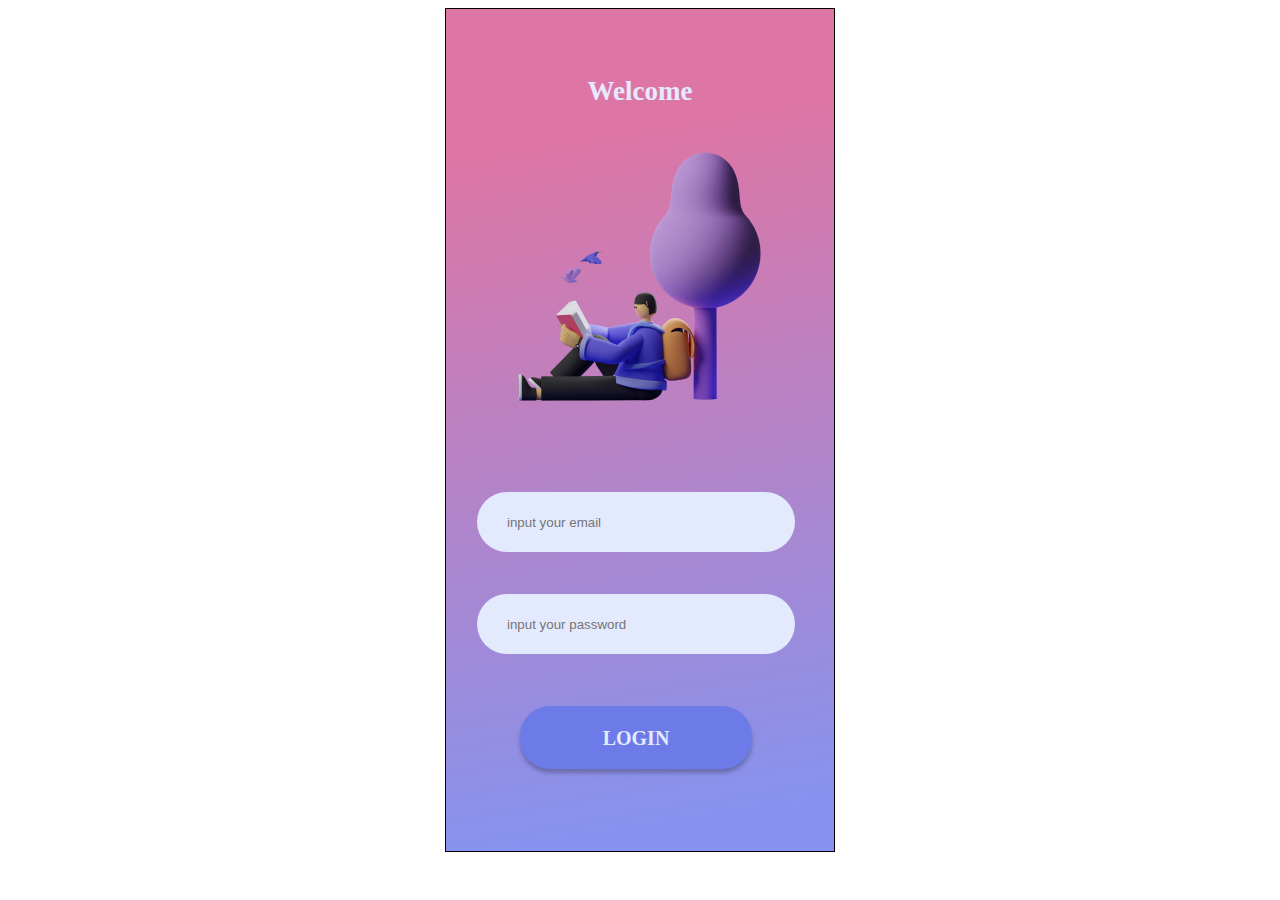
<file: Login_file/index.html>
<!DOCTYPE html>
<html lang="en">
<head>
    <meta charset="UTF-8">
    <meta http-equiv="X-UA-Compatible" content="IE=edge">
    <meta name="viewport" content="width=device-width, initial-scale=1.0">
    <link rel="stylesheet" href="main.css">
    <title>Login Form</title>
</head>
     
<body>
    <div class="Login">
        <div>
            <h3>Welcome</h3>
            <div class="pic">
                <img src="../img/img_project.png" alt="Image Project">
            </div> 
        </div>

        <form>
            <div class="type">
                <input id="name" type="email" placeholder="input your email">
            </div>
            <div class="type">
                <input id="pass" type="password" placeholder="input your password">
            </div>
            <div>
                <input type="button" value="LOGIN" onclick="getInfo()">
            </div>
        </form>
    </div>
    <script>
        function getInfo(){
            let a = document.getElementById("name").value;
            let b = document.getElementById("pass").value;
            alert(a);
            alert(b);
        }

    </script>
</body>
</html>
</file>
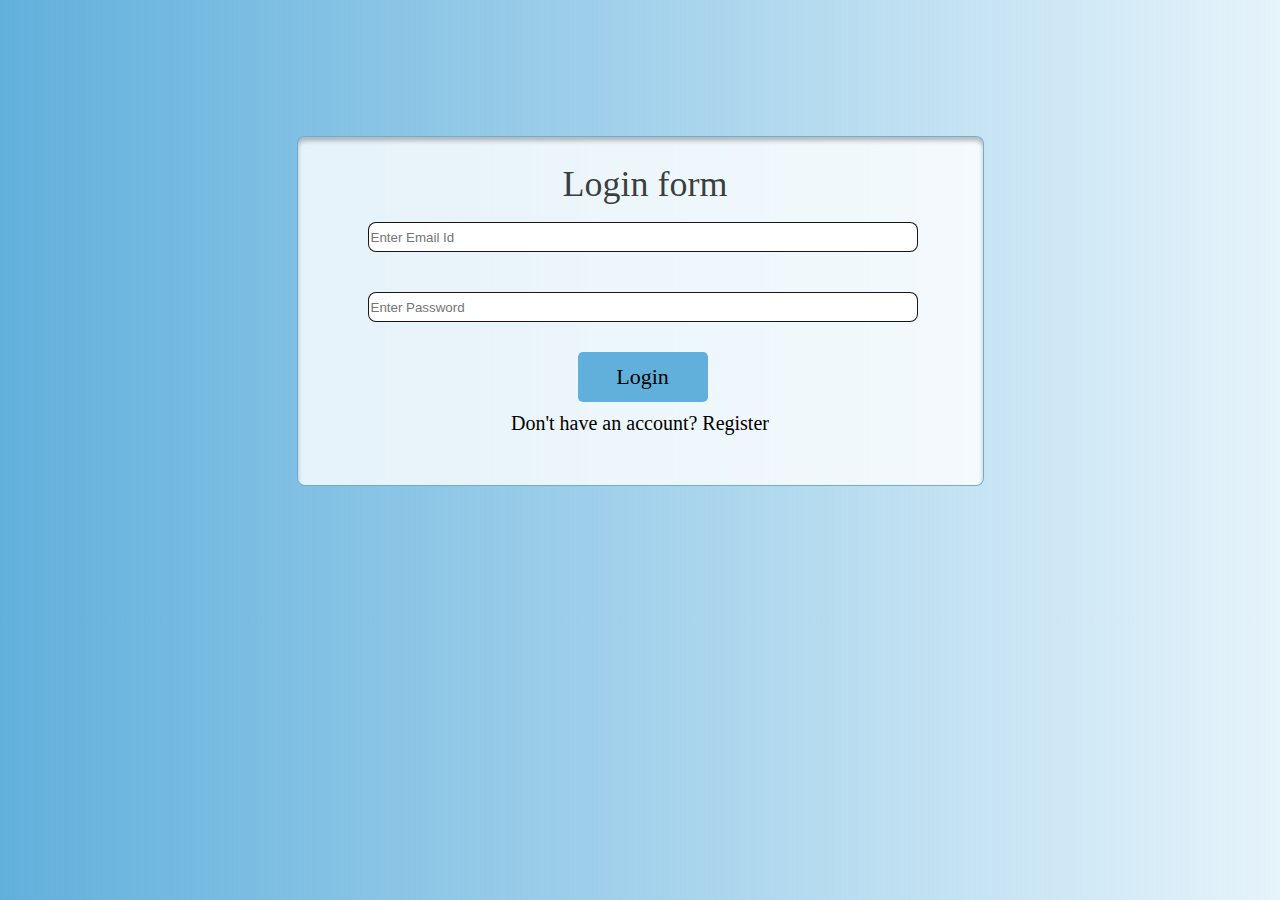
<file: Login_file_2/index.html>
<!DOCTYPE html>
<html lang="en">
<head>
    <meta charset="UTF-8">
    <meta http-equiv="X-UA-Compatible" content="IE=edge">
    <meta name="viewport" content="width=device-width, initial-scale=1.0">
    <title>Login Form 2</title>
    <link rel="stylesheet" href="main.css">
</head>
<body>
    <div class="Login">
        <h3>Login form</h3>

        <form>
            <div class="type">
                <input type="email" placeholder="Enter Email Id">
            </div>
            <div class="type">
                <input type="password" placeholder="Enter Password">
            </div>
            <input type="submit" value="Login">
        </form>
        <p style = "font-size: 20px;">Don't have an account? Register</p>
    </div>
</body>
</html>
</file>
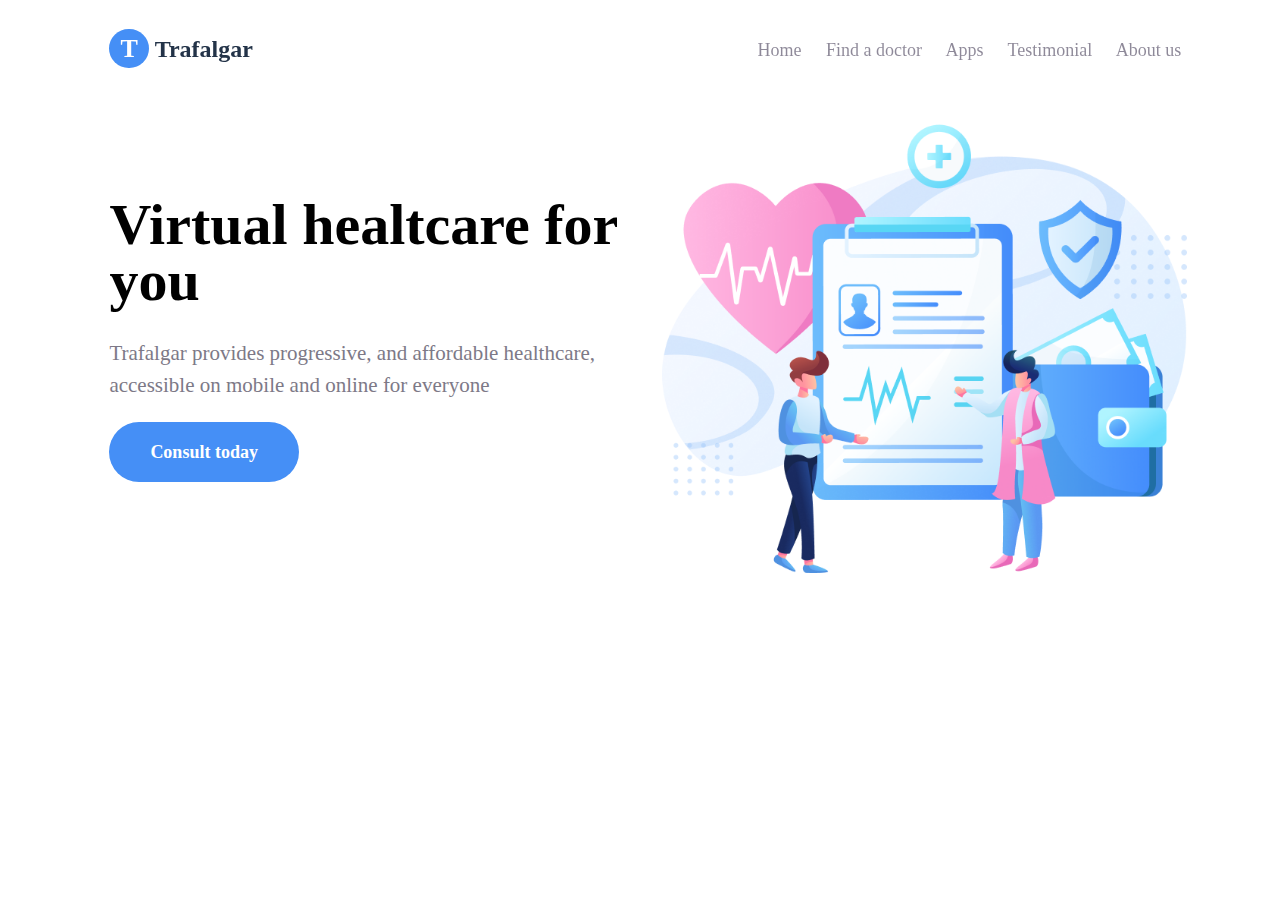
<file: Create_web_by_HTML_CSS_JS/page1.html>
<!DOCTYPE html>
<html lang="en">
<head>
    <meta charset="UTF-8">
    <meta http-equiv="X-UA-Compatible" content="IE=edge">
    <meta name="viewport" content="width=device-width, initial-scale=1.0">
    <title>Project Web page 1</title>
    <link rel="stylesheet" href="page1.css">
</head>
<body>
    <div class="box">
        <div class="box__first">
            <div class="box__first__heading">
                <p><span class="box__first__heading--circle">T</span>&nbspTrafalgar</p>
            </div>
            <div class="box__first__taskbar">
                <span>Home</span>
                <span>Find a doctor</span>  
                <span>Apps</span>
                <span>Testimonial</span>
                <span>About us</span>
            </div>
        </div>
        
        <div class="box__second">
            <div class="box__second__text">
                <h3>Virtual healtcare for you</h3>
                <p>Trafalgar provides progressive, and affordable healthcare, accessible on mobile and online for everyone</p>
                <div>
                    <input type="submit" value="Consult today">
                </div>
            </div>
            <div class="box__second__img">
                <img src="../img/illustration.png" alt="picture">
            </div>
            
        </div>
    </div>
</body>
</html>
</file>
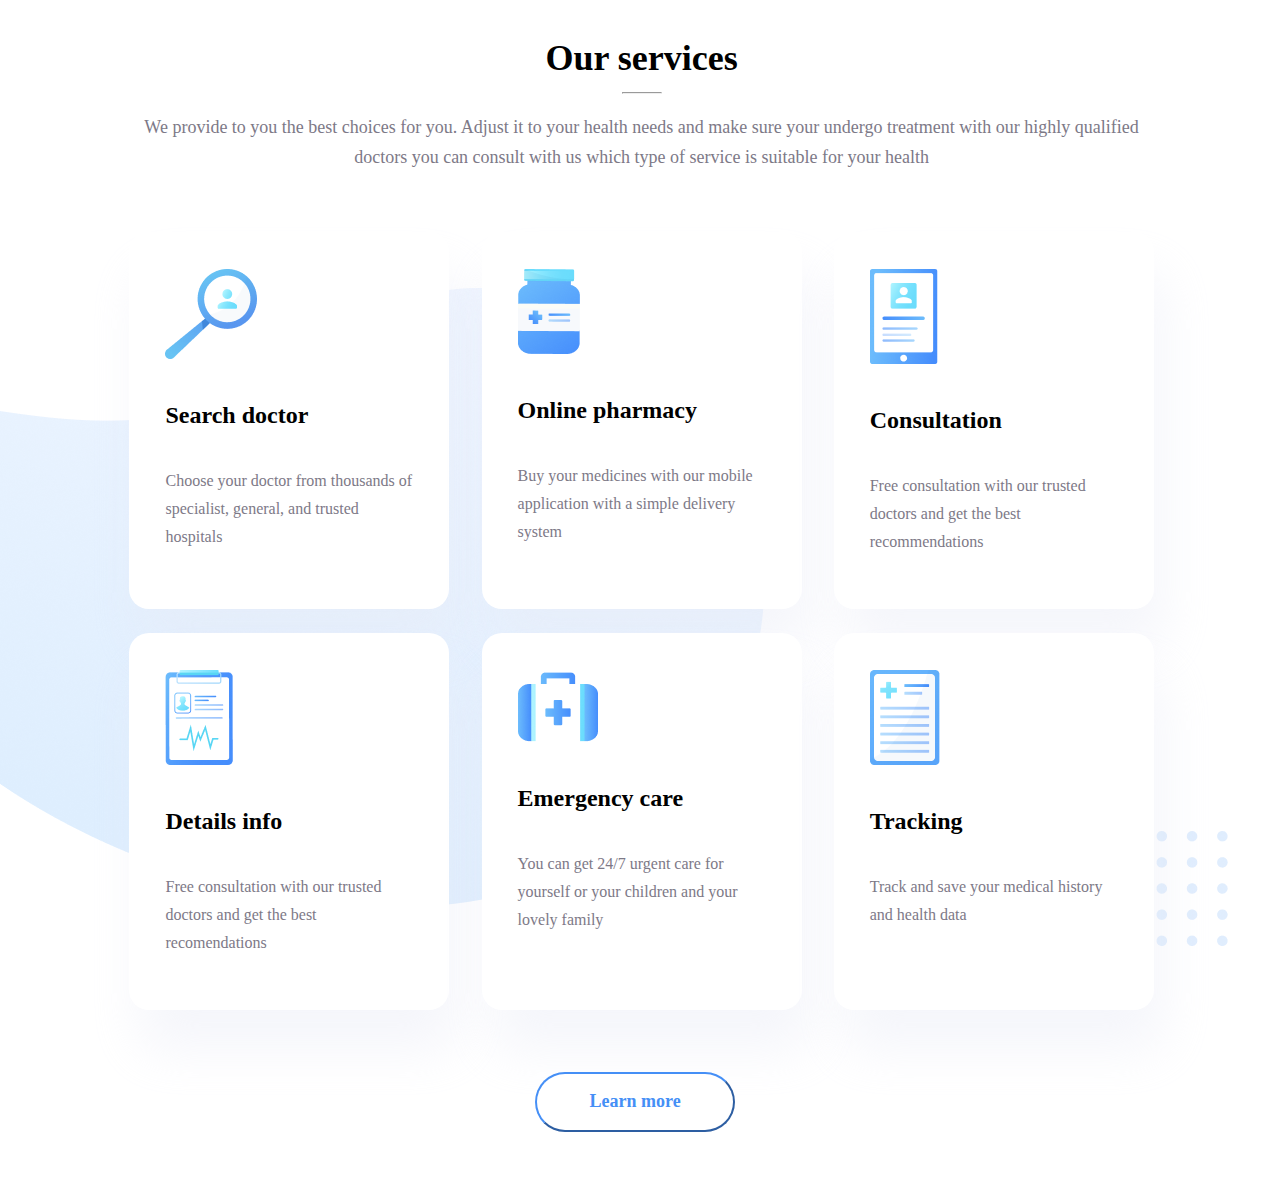
<file: Create_web_by_HTML_CSS_JS/page2.html>
<!DOCTYPE html>
<html lang="en">
<head>
    <meta charset="UTF-8">
    <meta http-equiv="X-UA-Compatible" content="IE=edge">
    <meta name="viewport" content="width=device-width, initial-scale=1.0">
    <title>Project Web page 2</title>
    <link rel="stylesheet" href="page2.css">
</head>
<body>
    <div class="box">
        <div class="box__first">
            <h2>Our services</h2>
            <hr>
            <p>We provide to you the best choices for you. Adjust it to your health needs and make sure your undergo treatment with our highly qualified doctors you can consult with us which type of service is suitable for your health</p>
        </div>

        <div class="box__second">
            <div class="box__second__block">
                <img class="box__second__block__image" src="../img/Block1_img.png" alt="Block 1 Image">
                <h3>Search doctor</h3>
                <p>Choose your doctor from thousands of specialist, general, and trusted hospitals</p>
            </div>

            <div class="box__second__block">
                <img class="box__second__block__image" src="../img/Block2_img.png" alt="Block 2 Image">
                <h3>Online pharmacy</h3>
                <p>Buy  your medicines with our mobile application with a simple delivery system</p>
            </div>

            <div class="box__second__block">
                <img class="box__second__block__image" src="../img/Block3_img.png" alt="Block 3 Image">
                <h3>Consultation</h3>
                <p>Free consultation with our trusted doctors and get the best recommendations</p>
            </div>

            <div class="box__second__block">
                <img class="box__second__block__image" src="../img/Block4_img.png" alt="Block 4 Image">
                <h3>Details info</h3>
                <p>Free consultation with our trusted doctors and get the best recomendations</p>
            </div>

            <div class="box__second__block">
                <img class="box__second__block__image" src="../img/Block5_img.png" alt="Block 5 Image">
                <h3>Emergency care</h3>
                <p>You can get 24/7 urgent care for yourself or your children and your lovely family</p>
            </div>

            <div class="box__second__block">
                <img class="box__second__block__image" src="../img/Block6_img.png" alt="Block 6 Image">
                <h3>Tracking</h3>
                <p>Track and save your medical history and health data</p>
            </div>
        </div>

        <input type="submit" value="Learn more">
    </div>
</body>
</html>
</file>
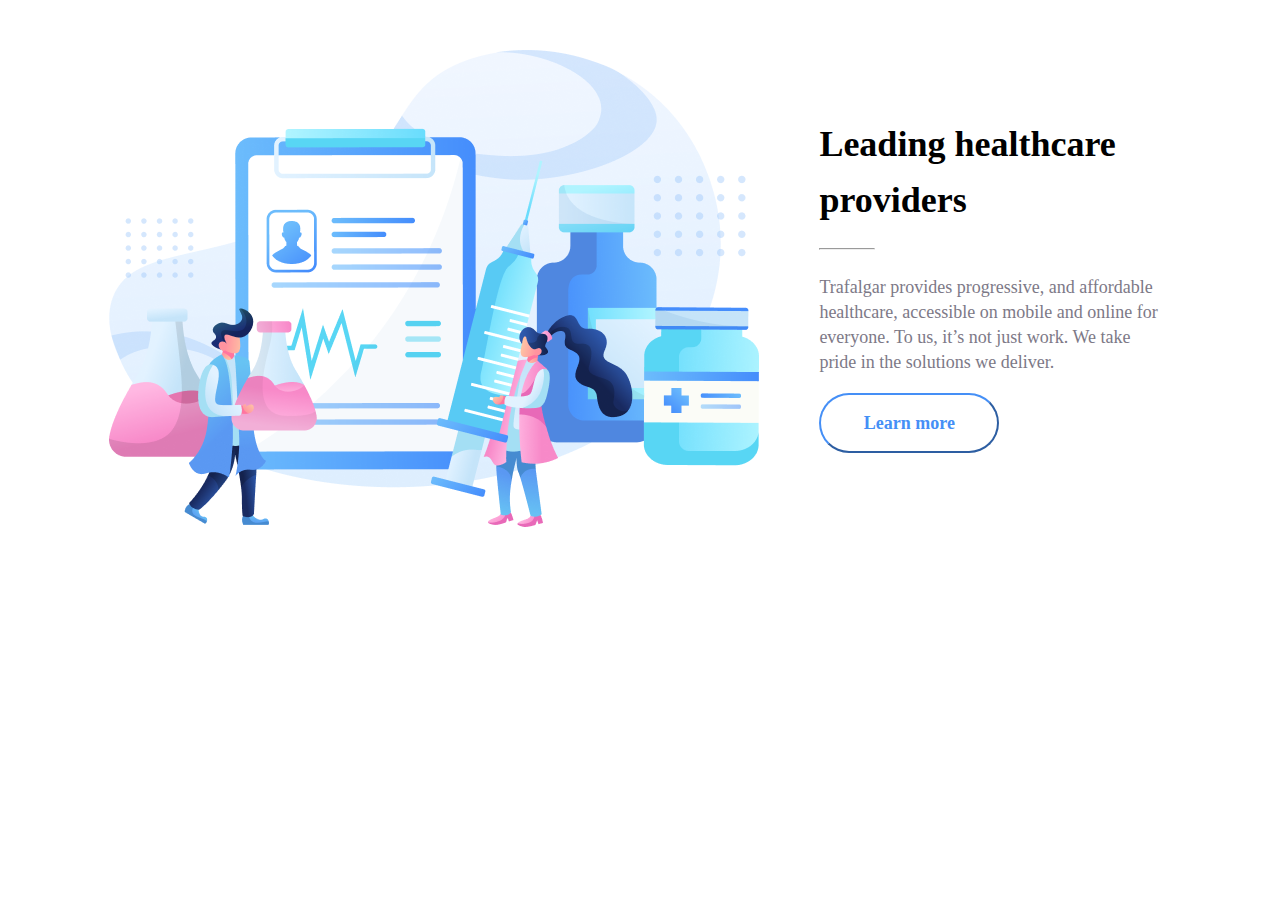
<file: Create_web_by_HTML_CSS_JS/page3.html>
<!DOCTYPE html>
<html lang="en">
<head>
    <meta charset="UTF-8">
    <meta http-equiv="X-UA-Compatible" content="IE=edge">
    <meta name="viewport" content="width=device-width, initial-scale=1.0">
    <title>Project Web page 3</title>
    <link rel="stylesheet" href="page3.css">
</head>
<body>
    <div class="box">
        <div class="box__image">
            <img src="../img/Image page 3.png" alt="Image page 3">
        </div>

        <div class="box__content">
            <h2>Leading healthcare providers</h2>
            <hr>
            <p>Trafalgar provides progressive, and affordable healthcare, accessible on mobile and online for everyone. To us, it’s not just work. We take pride in the solutions we deliver.</p>
            <input type="submit" value="Learn more">
        </div>

    </div>
</body>
</html>
</file>
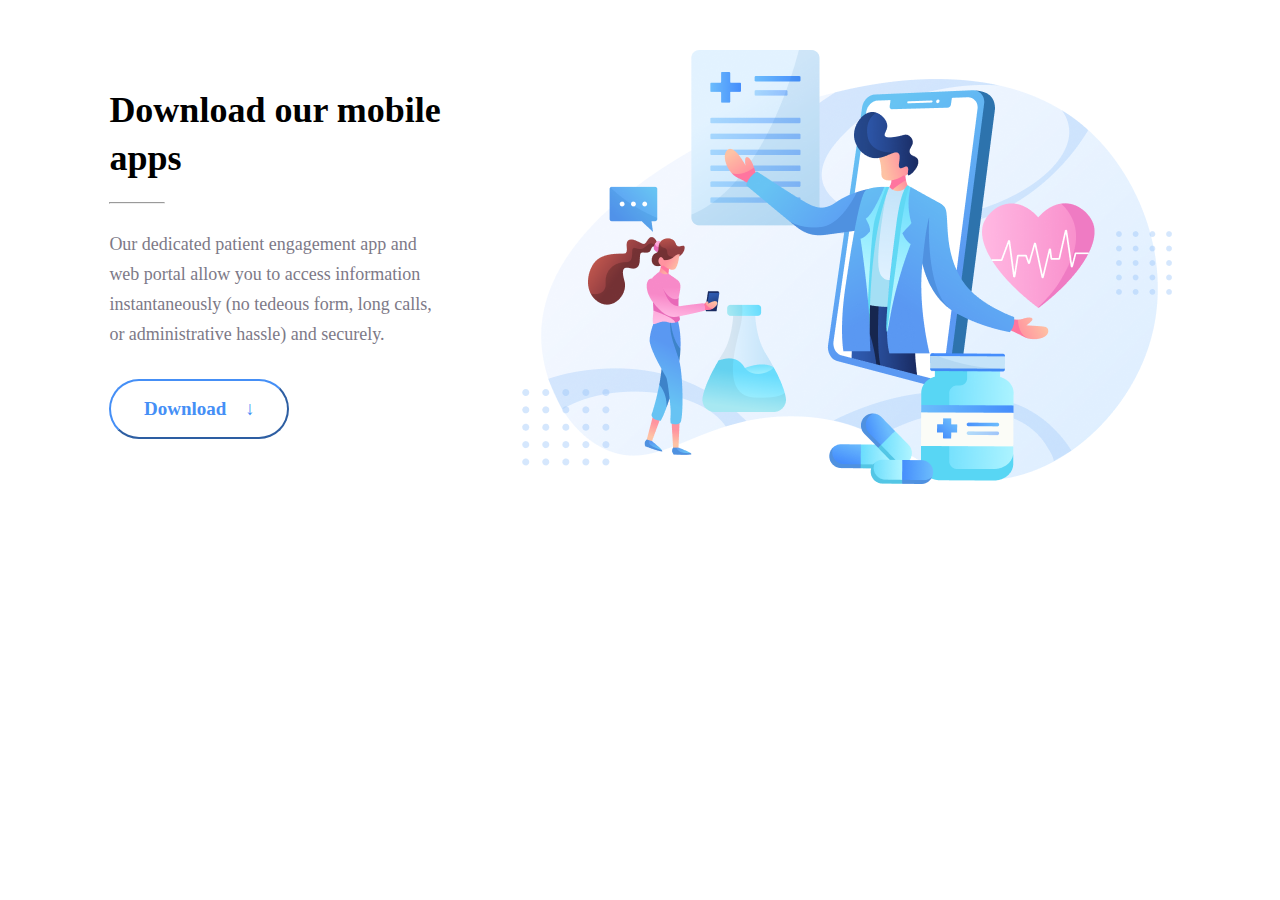
<file: Create_web_by_HTML_CSS_JS/page4.html>
<!DOCTYPE html>
<html lang="en">
<head>
    <meta charset="UTF-8">
    <meta http-equiv="X-UA-Compatible" content="IE=edge">
    <meta name="viewport" content="width=device-width, initial-scale=1.0">
    <title>Project Web page 4</title>
    <link rel="stylesheet" href="page4.css">
</head>
<body>
    <div class="box">
        <div class="box__content">
            <h2>Download our mobile apps</h2>
            <hr>
            <p>Our dedicated patient engagement app and web portal allow you to access information instantaneously (no tedeous form, long calls, or administrative hassle) and securely.</p>
            <input type="submit" value="Download    &#x2193" >
        </div>

        <div class="box__image">
            <img src="../img/Image page 4.png" alt="Image page 4">
        </div>
    </div>
</body>
</html>
</file>
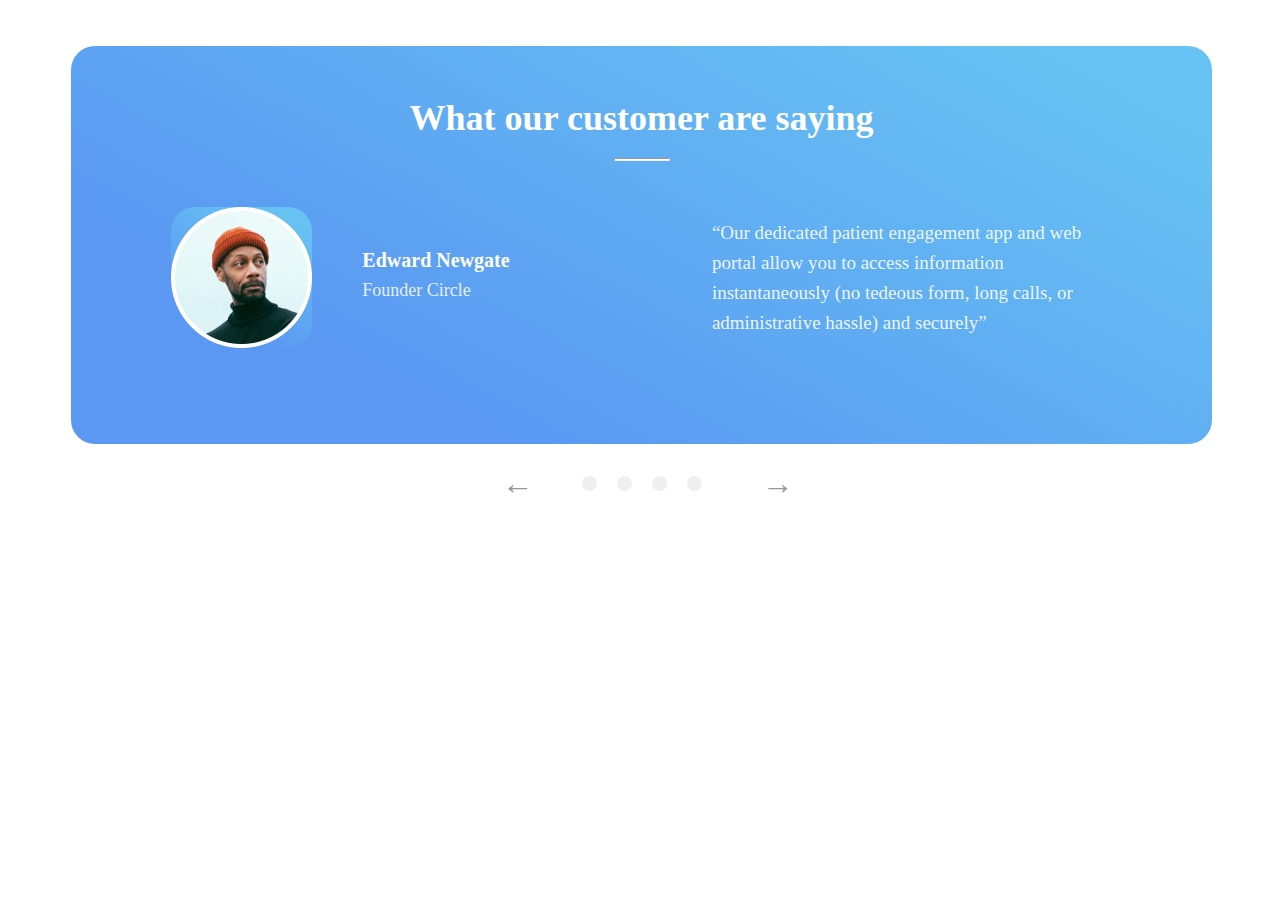
<file: Create_web_by_HTML_CSS_JS/page5.html>
<!DOCTYPE html>
<html lang="en">
<head>
    <meta charset="UTF-8">
    <meta http-equiv="X-UA-Compatible" content="IE=edge">
    <meta name="viewport" content="width=device-width, initial-scale=1.0">
    <title>Project Web page 5</title>
    <link rel="stylesheet" href="page5.css">
</head>
<body>
    <div class="box">
        <div class="box__content">
            <h2>What our customer are saying</h2>
            <hr>
            <div class="box__content__user-comment">
                <img src="../img/User page 5.png" alt="User Image">
                <div class="box__content__user-comment__user-info">
                    <h4>Edward Newgate</h4>
                    <h6>Founder Circle</h6>
                </div>
                <p>“Our dedicated patient engagement app and web portal allow you to access information instantaneously (no tedeous form, long calls, or administrative hassle) and securely”</p>
            </div>
        </div>
        
        <div class="box__change-page">
            <span>&#x2190</span>
            <button class="box__change-page__button"></button>
            <button class="box__change-page__button"></button>
            <button class="box__change-page__button"></button>
            <button class="box__change-page__button"></button>
            <span>&#x2192</span>
        </div>
    </div>
</body>
</html>
</file>
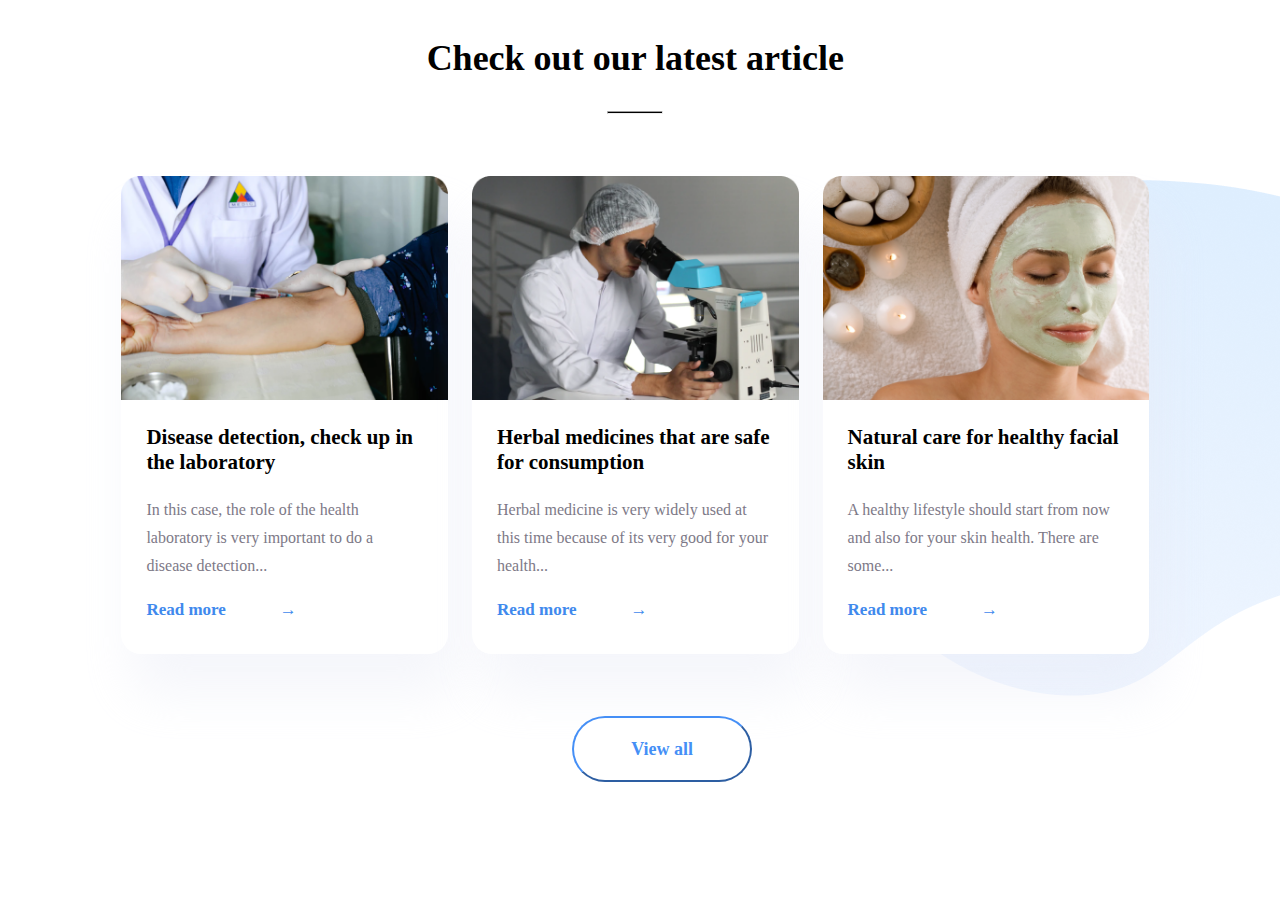
<file: Create_web_by_HTML_CSS_JS/page6.html>
<!DOCTYPE html>
<html lang="en">
<head>
    <meta charset="UTF-8">
    <meta http-equiv="X-UA-Compatible" content="IE=edge">
    <meta name="viewport" content="width=device-width, initial-scale=1.0">
    <title>Project Web page 6</title>
    <link rel="stylesheet" href="page6.css">
</head>
<body>
    <div class="box">
        <div class="box__header">
            <h2>Check out our latest article</h2>
            <hr>
        </div>

        <div class="box__content">
            <div class="box__content__block">
                <img src="../img/Block1_page6.png" alt="Block 1 Image">
                <h3>Disease detection, check up in the laboratory</h3>
                <p>In this case, the role of the health laboratory is very important to do a disease detection...</p>
                <span class="box__content__block--Info">Read more</span>
                <span>&#x2192</span>
            </div>

            <div class="box__content__block">
                <img src="../img/Block2_page6.png" alt="Block 2 Image">
                <h3>Herbal medicines that are safe for consumption</h3>
                <p>Herbal medicine is very widely used at this time because of its very good for your health...</p>
                <span class="box__content__block--Info">Read more</span>
                <span>&#x2192</span>
            </div>

            <div class="box__content__block">
                <img src="../img/Block3_page6.png" alt="Block 3 Image">
                <h3>Natural care for healthy facial skin</h3>
                <p>A healthy lifestyle should start from now and also for your skin health. There are some...</p>
                <span class="box__content__block--Info">Read more</span>
                <span>&#x2192</span>
            </div>
        </div>

        <input type="submit" value="View all">
    </div>
</body>
</html>
</file>
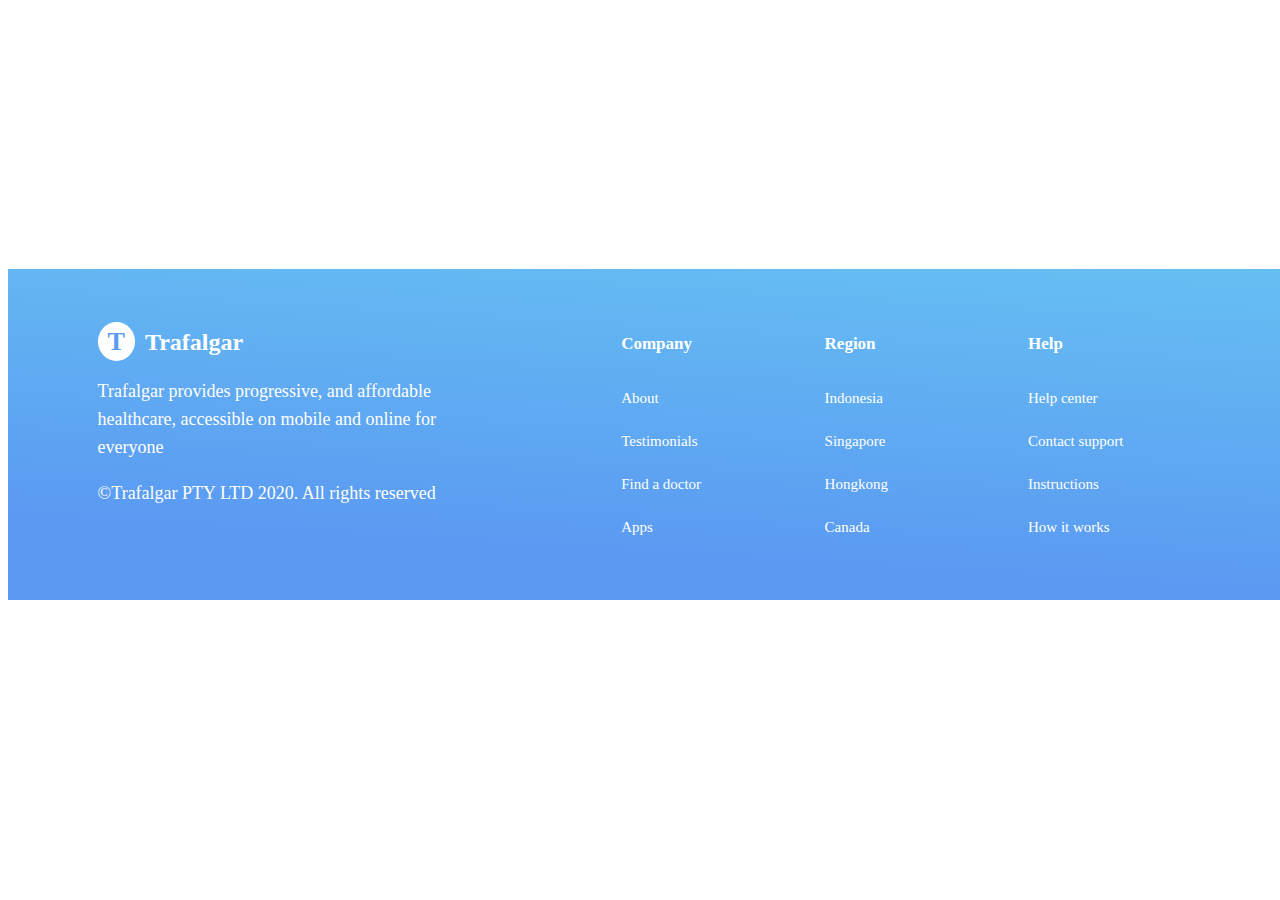
<file: Create_web_by_HTML_CSS_JS/page7.html>
<!DOCTYPE html>
<html lang="en">
<head>
    <meta charset="UTF-8">
    <meta http-equiv="X-UA-Compatible" content="IE=edge">
    <meta name="viewport" content="width=device-width, initial-scale=1.0">
    <title>Project Web page 7</title>
    <link rel="stylesheet" href="page7.css">
</head>
<body>
    <div class="box">
        <div class="box__content-left">
            <h2><span class="box__content-1__circle">T</span>Trafalgar</h2>
            <p>Trafalgar provides progressive, and affordable healthcare, accessible on mobile and online for everyone</p>
            <p>©Trafalgar PTY LTD 2020. All rights reserved</p>
        </div>

        <div class="box__content-right">
            <h3>Company</h3>
            <h5>About</h5>
            <h5>Testimonials</h5>
            <h5>Find a doctor</h5>
            <h5>Apps</h5>
        </div>

        <div class="box__content-right">
            <h3>Region</h3>
            <h5>Indonesia</h5>
            <h5>Singapore</h5>
            <h5>Hongkong</h5>
            <h5>Canada</h5>
        </div>

        <div class="box__content-right">
            <h3>Help</h3>
            <h5>Help center</h5>
            <h5>Contact support</h5>
            <h5>Instructions</h5>
            <h5>How it works</h5>
        </div>
    </div>
</body>
</html>
</file>
<file: Login_file/main.css>
*{
    box-sizing: border-box;
}

body{
    display: flex;
    justify-content: center;
    align-items: center;
}

.Login{
    width: 390px;
    height: 844px;
    background: #DD76A5 linear-gradient(350.58deg, #8593EF 5.23%, rgba(133, 147, 239, 0) 82.89%);
    border: 1px solid #000000;
}

.Login h3{
    margin: 66px auto 0;
    width: 167px;
    height: 31px;
    font-family: 'Inter';
    font-style: normal;
    font-weight: 700;
    font-size: 27px;
    line-height: 33px;
    color: #E5EAFE;
    text-align: center;
}

.Login .pic{
    padding: 36px 36px 16px 26px;
}

.Login .type input{
    margin: 10px 31px 32px 31px;
    padding: 30px;
    width: 318px;
    height: 58px;
    background: #E4EAFE;
    border-radius: 30px;
    border: 0px;
}

.Login input[type="button"]{
    margin: 20px 84px 98px 74px;
    width: 232px;
    height: 63px;
    background: #6C7BE8;
    box-shadow: 0px 4px 4px rgba(0, 0, 0, 0.25);
    border-radius: 30px;
    border:0;
    font-family: 'Inter';
    font-style: normal;
    font-weight: 700;
    font-size: 20px;
    line-height: 24px;
    text-align: center;

    color: #E5E9FF;
}
</file>
<file: Login_file_2/main.css>
*{
    box-sizing: border-box;
}

body{
    display: flex;
    justify-content: center;
    align-items: center;
    background: linear-gradient(to right,#61B0DC, rgba(83, 176, 226, 0.15));
    padding: 10vw;
}

.Login{
    width: 687px;
    height: 350px;
    background: rgba(255, 255, 255, 0.8);
    border: 1px solid rgba(87, 160, 201, 0.84);
    box-shadow: inset 0px 4px 4px rgba(0, 0, 0, 0.25);
    border-radius: 8px;

}

.Login h3{
    width: 207.87px;
    height: 45.21px;
    font-family: 'Poppins';
    font-style: normal;
    font-weight: 400;
    font-size: 36px;
    line-height: 54px;
    color: rgba(0, 0, 0, 0.77);
    margin: 20px 265px;
    margin-bottom: 0px;
}

.Login .type input{
    margin: 20px 70px;
    width: 550px;
    height: 30px;
    background: #FFFFFF;
    border: 1px solid rgba(0, 0, 0, 0.91);
    border-radius: 8px;
}

.Login input[type="submit"]{
    font-family: 'Poppins';
    background-color: #61B0DC;
    border: 0;
    border-radius: 5px;
    width: 130px;
    height: 50px;
    font-size: 22px;
    margin: 10px 0 -10px 280px;

}

.Login p{
    text-align: center;
}
</file>
<file: Create_web_by_HTML_CSS_JS/page1.css>
*{
    box-sizing: border-box;
}
body{
    background-color: #FFFFFF;
    width: 99%;
}

img {
    width: 100%;
}

.box{
    width: 100%;
    padding: 0 8%;
}

.box .box__first{
    position: fixed;
    width: 90%;
    display: flex;
    justify-content: space-between;
}

.box .box__first .box__first__heading{
    font-family: 'Mulish';
    font-style: normal;
    font-weight: 700;
    font-size: 24px;
    line-height: 30px;
    color: #233348;
    mix-blend-mode: normal;
}

.box .box__first .box__first__heading .box__first__heading--circle{
    width: 41px;
    height: 41px;
    background: #458FF6;
    border-radius: 120%;
    font-size: 26px;
    line-height: 33px;
    color: #FFFFFF;
    padding: 5px 11px;
}

.box .box__first .box__first__taskbar{
    font-family: 'Mulish';
    font-style: normal;
    font-weight: 400;
    font-size: 18px;
    line-height: 23px;
    color: #1F1534;
    opacity: 0.5;
    margin-top: 31px;
    margin-right: 60px;
}

.box .box__first .box__first__taskbar span{
    padding-right: 20px;
    cursor: pointer;
}

.box .box__first .box__first__taskbar span:hover{
    font-weight: 1000;
    color:black;
}

.box .box__second{
    display: flex;
    width: 90%;
    padding-top: 10%;
}

.box .box__second .box__second__text{
    width: 100%;
}

.box .box__second .box__second__text h3{
    font-family: 'Mulish';
    font-style: normal;
    font-weight: 700;
    font-size: 58px;
    line-height: 56px;
    color: #000000;
    mix-blend-mode: normal;
    padding-top: 25px;
}

.box .box__second .box__second__text p{
    font-family: 'Mulish';
    font-style: normal;
    font-weight: 300;
    font-size: 21px;
    line-height: 32px;    
    color: #7D7987;
    mix-blend-mode: normal;
    margin-top: -30px;
}

.box .box__second .box__second__text input[type="submit"]{
    background: #458FF6;
    border-radius: 55px;
    font-family: 'Mulish';
    font-style: normal;
    font-weight: 700;
    font-size: 18px;
    line-height: 60px;
    color: #FFFFFF;
    mix-blend-mode: normal;
    padding: 0px 41px;
    border: 0px;
    cursor: pointer;
}

.box .box__second .box__second__text input[type="submit"]:hover{
    background-color: #FFFFFF;
    color:#458FF6;
}

.box .box__second .box__second__img{
    width: 95%;
    margin: 5px -120px 5px auto;
}
</file>
<file: Create_web_by_HTML_CSS_JS/page2.css>
*{
    box-sizing: border-box;
}
/* các header ko thẳng hàng do each image có size khác!!??? */
body{
    background-color: #FFFFFF;
    width: 99%;
    background: url(../img/Vector.png);
    background-position: 0vw 32vh;
    background-repeat: no-repeat;
}

img {
    width: 100%;
}

.box{
    width: 100%;
    padding: 0 8%;
    background-image: url(../img/element.png);
    background-position: 85vw 89vh;
    background-repeat: no-repeat;
}

.box .box__first{
    width: 100%;
    padding: 0 2%;
    padding-bottom: 30px;
}

.box .box__first h2{
    font-family: 'Mulish';
    font-style: normal;
    font-weight: 700;
    font-size: 36px;
    line-height: 56px;
    color: #000000;
    mix-blend-mode: normal;
    text-align: center;
}

.box .box__first hr{
    width: 40px;
    height: 2px;
    background: #000000;
    border-radius: 5px;
    align-items: center;
    margin-top: -24px;
}

.box .box__first p{
    width: 100%;
    font-family: 'Mulish';
    font-style: normal;
    font-weight: 300;
    font-size: 18px;
    line-height: 30px;
    text-align: center;
    color: #7D7987;
    mix-blend-mode: normal;
}

.box .box__second{
    display: flex;
    flex-wrap: wrap;
    justify-content: space-evenly;
}

.box .box__second .box__second__block{
    width: 320px;
    padding:37px 36px;
    background: #FFFFFF;
    box-shadow: 10px 40px 50px rgba(229, 233, 246, 0.4);
    border-radius: 20px;
    margin: 12px;
}

.box .box__second .box__second__block .box__second__block__image{
    width: auto;

}

.box .box__second .box__second__block h3{
    font-family: 'Mulish';
    font-style: normal;
    font-weight: 700;
    font-size: 24px;
    line-height: 56px;
    color: #000000;
    mix-blend-mode: normal;

}

.box .box__second .box__second__block p{
    font-family: 'Mulish';
    font-style: normal;
    font-weight: 300;
    font-size: 16px;
    line-height: 28px;
    color: #7D7987;
    mix-blend-mode: normal;
}

.box input[type="submit"]{
    width: 200px;
    height: 60px;
    font-family: 'Mulish';
    font-style: normal;
    font-weight: 700;
    font-size: 18px;
    line-height: auto;
    color: #458FF6;
    mix-blend-mode: normal;
    border-radius: 55px;
    border-color: rgba(69, 143, 246, 1);
    background-color: #FFFFFF;
    margin: 50px 40%;
    cursor: pointer;
}

.box input[type="submit"]:hover{
    background-color: #458FF6;
    color:#FFFFFF;
}
</file>
<file: Create_web_by_HTML_CSS_JS/page3.css>
*{
    box-sizing: border-box;
}

body{
    width: 99%;
}

.box{
    width: 99%;
    padding: 0 8%;
    display: flex;
    justify-content: space-between;
    align-items: center;
}

.box .box__image{
    width: 650px;
    height: auto;
    margin-top: 4%;
    margin-right: 60px;
}

.box .box__content h2{
    font-family: 'Mulish';
    font-style: normal;
    font-weight: 700;
    font-size: 36px;
    line-height: 56px;
    color: #000000;
    mix-blend-mode: normal;
    margin-bottom: 20px;
}

.box .box__content hr{
    width: 56px;
    height: 2px;
    background: #000000;
    border-radius: 10px;
    margin-right: 100%;
    margin-bottom: 25px;
}

.box .box__content p{
    font-family: 'Mulish';
    font-style: normal;
    font-weight: 300;
    font-size: 18px;
    line-height: 25px;
    color: #7D7987;
    mix-blend-mode: normal;
}

.box .box__content input[type="submit"]{
    width: 180px;
    height: 60px;
    border-radius: 55px;
    border-color: rgba(69, 143, 246, 1);
    font-family: 'Mulish';
    font-style: normal;
    font-weight: 700;
    font-size: 18px;
    line-height: 40px;
    color: #458FF6;
    mix-blend-mode: normal;
    background-color: #ffffff;
    cursor: pointer;
}

.box .box__content input[type="submit"]:hover{
    background-color: #458FF6;
    color: #ffffff;
}
</file>
<file: Create_web_by_HTML_CSS_JS/page4.css>
*{
    box-sizing: border-box;
}

body{
    width: 99%;
}

.box{
    width: 99%;
    padding: 0 8%;
    display: flex;
    justify-content: space-between;
    align-items: center;
}

.box .box__content h2{
    font-family: 'Mulish';
    font-style: normal;
    font-weight: 700;
    font-size: 36px;
    line-height: 48px;
    color: #000000;
    mix-blend-mode: normal;
    margin-bottom: 20px;
}

.box .box__content hr{
    width: 56px;
    height: 2px;
    background: #000000;
    border-radius: 6px;
    margin-right: 100%;
    margin-bottom: 25px;
}

.box .box__content p{
    font-family: 'Mulish';
    font-style: normal;
    font-weight: 300;
    font-size: 18px;
    line-height: 30px;
    color: #7D7987;
    mix-blend-mode: normal;
}

.box .box__content input[type="submit"]{
    width: 180px;
    height: 60px;
    font-family: 'Mulish';
    font-style: normal;
    font-weight: 700;
    font-size: 19px;
    line-height: 40px;
    display: flex;
    justify-content: center;
    color: #458FF6;
    mix-blend-mode: normal;
    border-radius: 55px;
    border-color: rgba(69, 143, 246, 1);
    background-color: #ffffff;
    margin-top: 30px;
    cursor: pointer;
}

.box .box__content input[type="submit"]:hover{
    background-color: #458FF6;
    color: #ffffff;
}

.box .box__image{
    width: 650px;
    height: auto;
    margin-top: 4%;
    margin-left: 60px;    
}
</file>
<file: Create_web_by_HTML_CSS_JS/page5.css>
*{
    box-sizing: border-box;
}

body{
    width: 99%;
}

.box{
    width: 100%;
    padding: 0 5%;
}

.box .box__content{
    width: 100%;
    height: auto;
    background: linear-gradient(208.18deg, #67C3F3 9.05%, #5A98F2 76.74%);
    border-radius: 24px;
    padding: 5% 0;
    margin: 4% auto 1%;
}

.box .box__content h2{
    font-family: 'Mulish';
    font-style: normal;
    font-weight: 700;
    font-size: 36px;
    line-height: 0px;
    color: #FFFFFF;
    mix-blend-mode: normal;
    text-align: center;
    padding-top: 5px;
    padding-bottom: 30px;
    margin: 10px;
}

.box .box__content hr{
    width: 56px;
    height: 3px;
    background: #FFFFFF;
    border-radius: 6px;
}
.box .box__content .box__content__user-comment{
    display: flex;
    align-items: center;
    width:100%;
    padding: 30px 100px;

}

.box .box__content .box__content__user-comment img{
    width: 15%;
    height: auto;
    background: linear-gradient(208.18deg, #67C3F3 9.05%, #5A98F2 76.74%);
    border-radius: 24px;
    margin-right: 50px;
}

.box .box__content .box__content__user-comment .box__content__user-comment__user-info{
    width: 80%;
    margin-right: 120px;
}

.box .box__content .box__content__user-comment .box__content__user-comment__user-info h4{
    font-family: 'Mulish';
    font-style: normal;
    font-weight: 700;
    font-size: 20px;
    line-height: 0px;
    color: #FFFFFF;
    mix-blend-mode: normal;
    padding-top: 10px;
}

.box .box__content .box__content__user-comment .box__content__user-comment__user-info h6{
    font-family: 'Mulish';
    font-style: normal;
    font-weight: 400;
    font-size: 18px;
    line-height: 0px;
    color: rgba(255, 255, 255, 0.85);
    mix-blend-mode: normal;
    margin-top: 30px;
}

.box .box__content .box__content__user-comment p{
    font-family: 'Mulish';
    font-style: normal;
    font-weight: 400;
    font-size: 19px;
    line-height: 30px;
    color: rgba(255, 255, 255, 0.9);
    mix-blend-mode: normal;
}

.box .box__change-page{
    height: 20px;
    width: auto;   
    display: flex;
    justify-content: center;
    align-items: center;
    margin: 30px 0;
}

.box .box__change-page span{  /*arrow*/
    width: 20px;
    height: auto;
    mix-blend-mode: normal;
    opacity: 0.4;
    font-size: 200%;
    margin: 0 50px;
    cursor: pointer;
}

.box .box__change-page span:hover{
    opacity: 2;
    color:#5B9BF6;
}

.box .box__change-page .box__change-page__button{
    color: #5B9BF3;
    width: 15px;
    height: 15px;
    border-radius: 50%;
    border: 0px;
    margin: 0 10px;
    cursor: pointer;
}

.box .box__change-page .box__change-page__button:hover{
    background-color: #5B9BF3;
}
</file>
<file: Create_web_by_HTML_CSS_JS/page6.css>
*{
    box-sizing: border-box;
}

body{
    width: 99%;
    background-image: url(../img/Vector_rotate.png);
    background-repeat: no-repeat;
    background-position: 65vw 20vh;
}

.box{
    width: 99%;
    padding: 0 8%;
}

.box .box__header{
    width: 100%;
    text-align: center;
}

.box .box__header h2{
    font-family: 'Mulish';
    font-style: normal;
    font-weight: 700;
    font-size: 36px;
    line-height: 56px;
    color: #000000;
    mix-blend-mode: normal;
}

.box .box__header hr{
    width: 56px;
    height: 3px;
    background: #000000;
    border-radius: 5px;
    margin-top: -5px;
    margin-bottom: 50px;
}

.box .box__content{
    width: 100%;
    display: flex;
    justify-content: center;
}

.box .box__content .box__content__block{
    width: 36%;
    height: auto;
    padding: auto 36px;
    padding-bottom: 30px;
    margin: 12px;
    box-shadow: 10px 40px 50px rgba(229, 233, 246, 0.4);
    border-radius: 20px;
    background: white;
}

.box .box__content .box__content__block img{
    width: 100%;
    height: auto;
}

.box .box__content .box__content__block h3{
    font-family: 'Mulish';
    font-style: normal;
    font-weight: 700;
    font-size: 21px;
    line-height: 25px;
    color: #000000;
    mix-blend-mode: normal;
    padding: 0 25px;
}

.box .box__content .box__content__block p{
    font-family: 'Mulish';
    font-style: normal;
    font-weight: 300;
    font-size: 16px;
    line-height: 28px;
    color: #7D7987;
    mix-blend-mode: normal;
    padding: 0 25px;
}

.box .box__content .box__content__block span{
    font-family: 'Mulish';
    font-style: normal;
    font-weight: 600;
    font-size: 17px;
    line-height: 28px;
    color: #4089ED;
    mix-blend-mode: normal;
    padding: 0 25px;
    cursor: pointer;
}

.box .box__content .box__content__block .box__content__block--Info:hover{
    color:#4089ED;
    text-decoration: underline;
}

.box input[type="submit"]{
    width: 180px;
    height: auto;
    font-family: 'Mulish';
    font-style: normal;
    font-weight: 700;
    font-size: 18px;
    line-height: 60px;
    color: #458FF6;
    mix-blend-mode: normal;
    border-radius: 55px;
    border-color: rgba(69, 143, 246, 1);
    background-color: white;
    margin: 50px 44%;
    cursor: pointer;
}

.box input[type="submit"]:hover{
    background-color: #4089ED;
    color: white;
}
</file>
<file: Create_web_by_HTML_CSS_JS/page7.css>
*{
    box-sizing: border-box;
}
body{
    width: 100%;
}

.box{
    width: 100%;
    background: linear-gradient(183.41deg, #67C3F3 -8.57%, #5A98F2 82.96%);
    background-size: cover;
    padding: 3% 7%;
    margin: 21% 0 0;
    background-repeat: no-repeat;
    display: flex;
    justify-content: space-evenly;
}

.box .box__content-left h2{
    font-family: 'Mulish';
    font-style: normal;
    font-weight: 700;
    font-size: 24px;
    line-height: 30px;
    color: #FFFFFF;
    mix-blend-mode: normal;
}

.box .box__content-left .box__content-1__circle{
    width: 41px;
    height: 41px;
    color: rgba(91, 155, 243, 1);
    background: #FFFFFF;
    font-size: 26px;
    border-radius: 100%;
    padding: 5px 10px;
    margin-right: 10px;
}

.box .box__content-left p{
    font-family: 'Mulish';
    font-style: normal;
    font-weight: 300;
    font-size: 18px;
    line-height: 28px;
    color: #FFFFFF;
    mix-blend-mode: normal;
    padding-right: 25%;
}

.box .box__content-right{
    width: 25%;
    padding: 0 3%;
}

.box .box__content-right h3{
    font-family: 'Mulish';
    font-style: normal;
    font-weight: 700;
    font-size: 17px;
    line-height: 40px;
    color: #FFFFFF;
    mix-blend-mode: normal;
}

.box .box__content-right h5{
    font-family: 'Mulish';
    font-style: normal;
    font-weight: 300;
    font-size: 15px;
    line-height: 18px;
    color: #FFFFFF;
    
    mix-blend-mode: normal;
}
</file>
